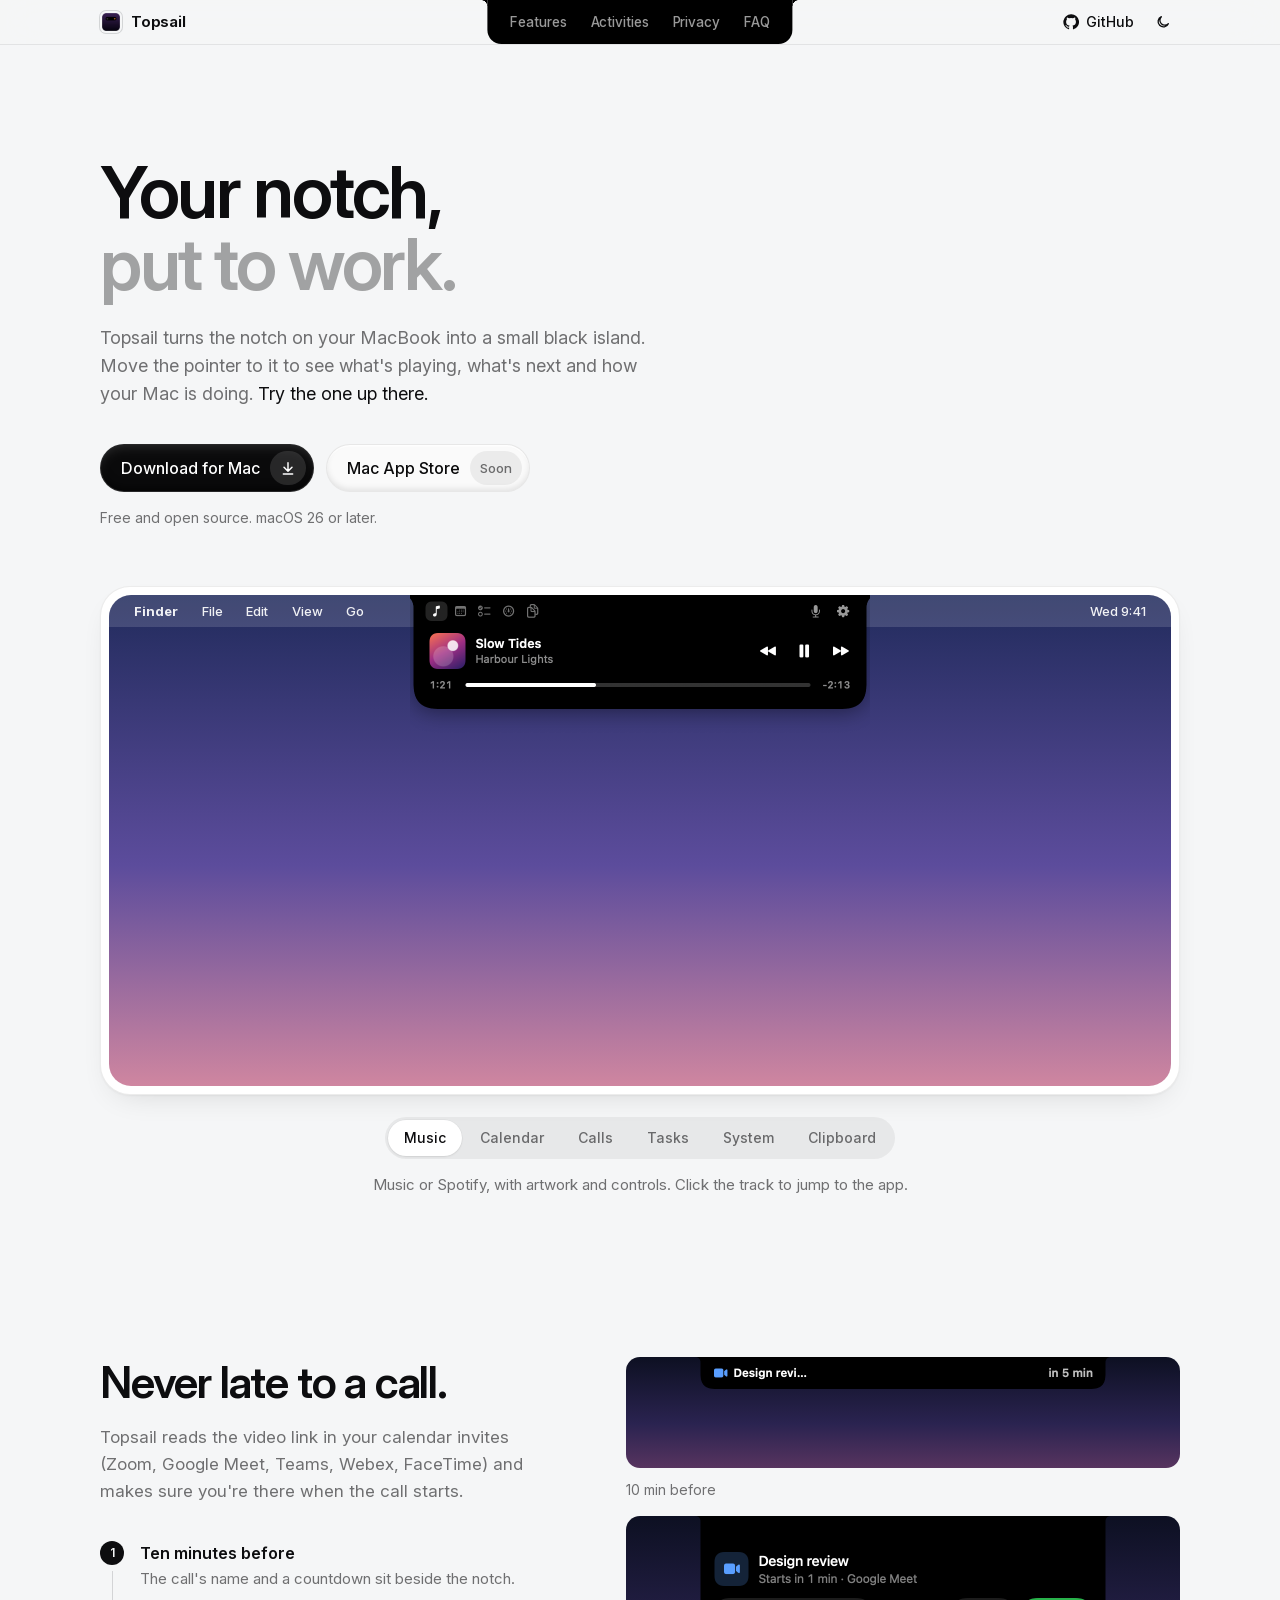
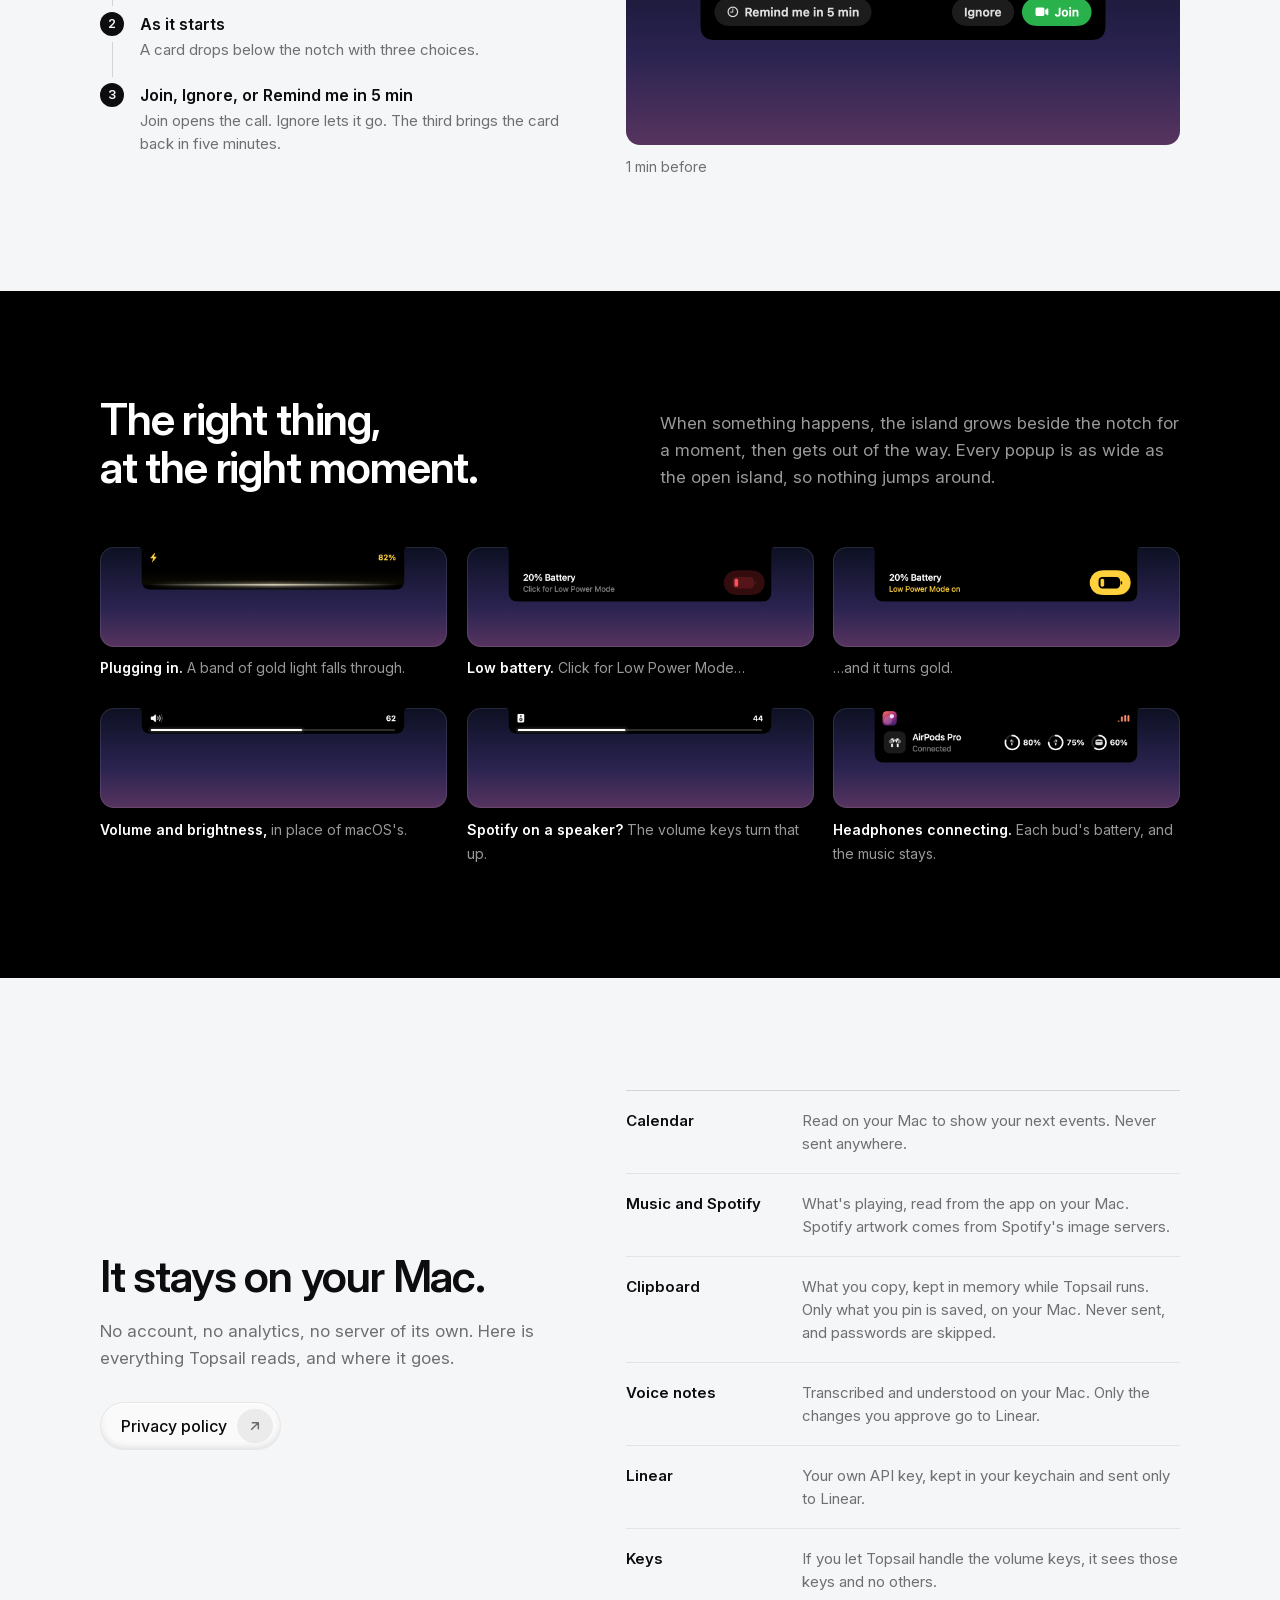
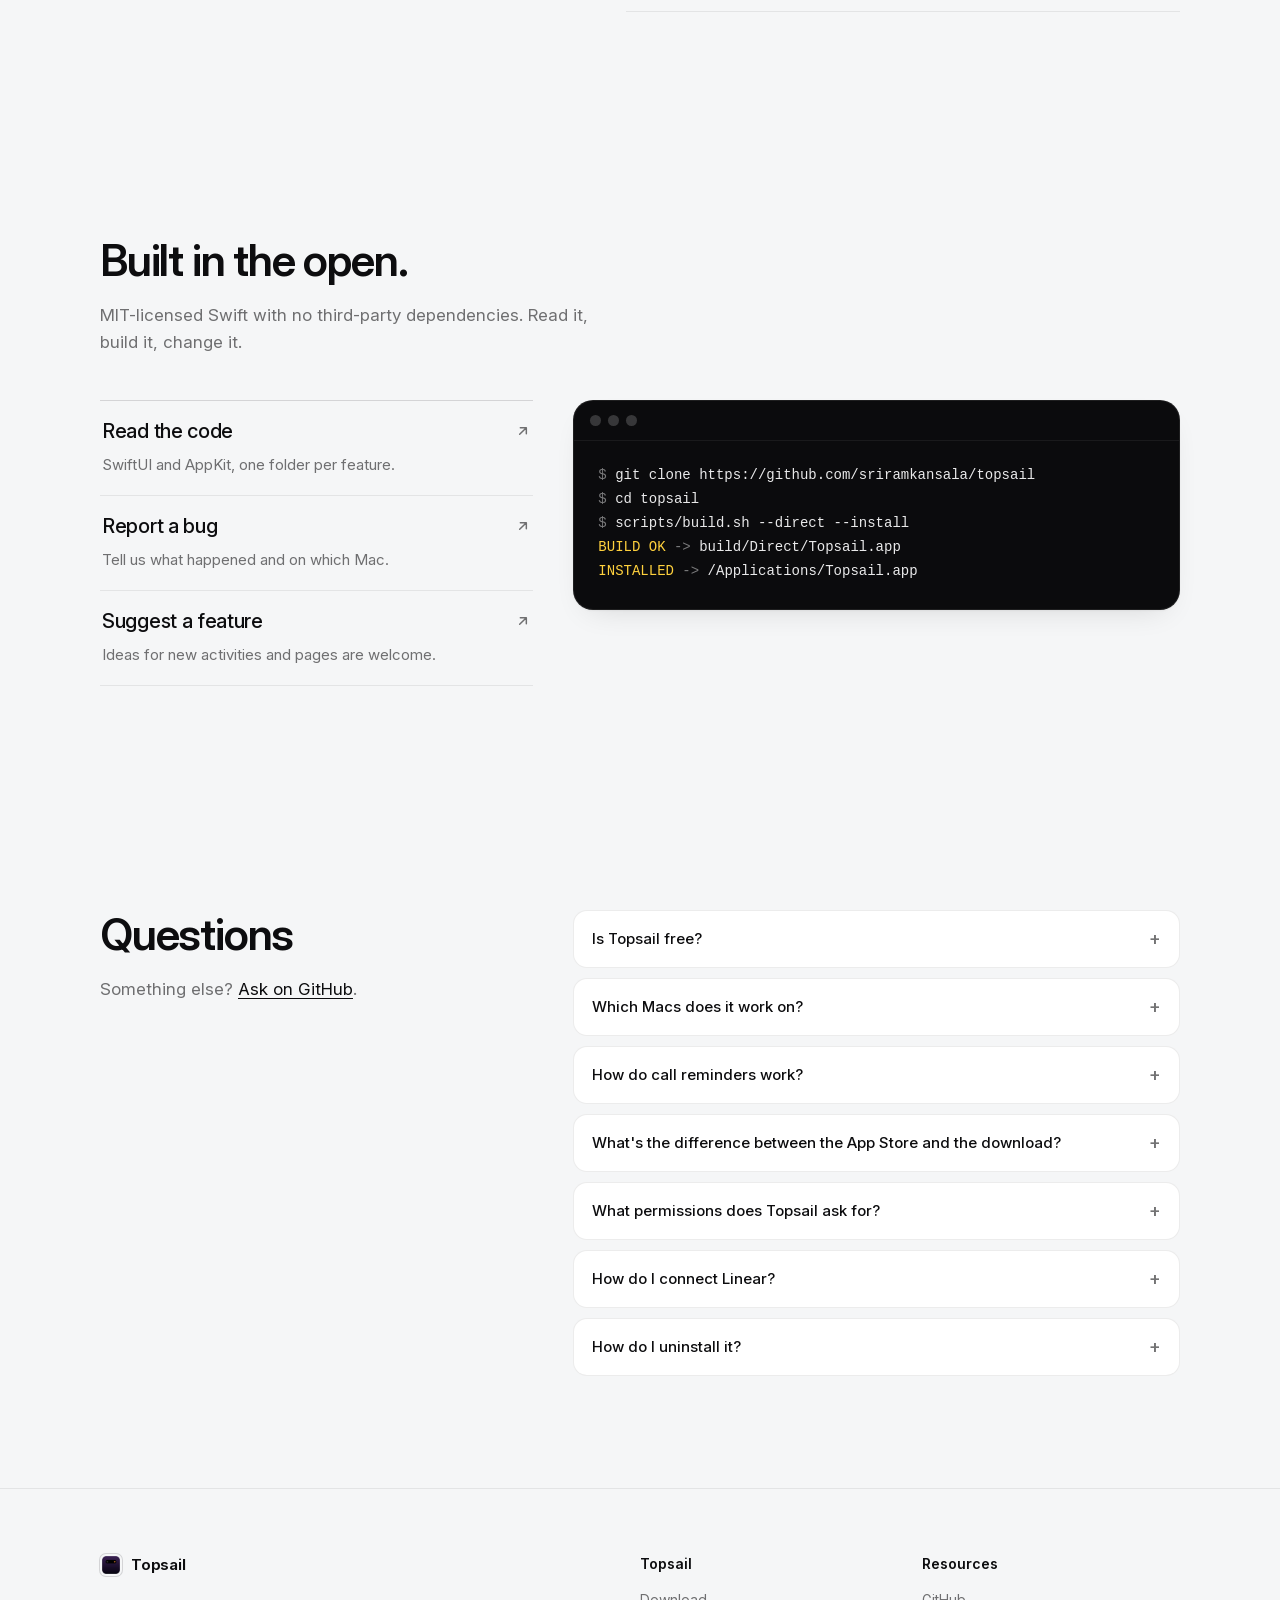
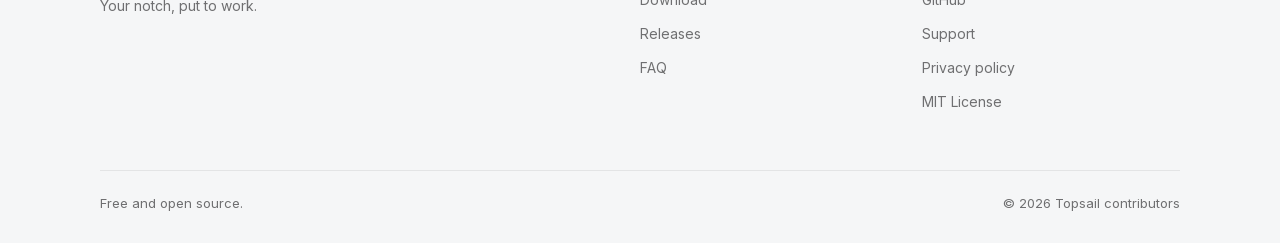
<file: website/index.html>
<!doctype html>
<html lang="en">
<head>
  <meta charset="utf-8">
  <meta name="viewport" content="width=device-width, initial-scale=1">
  <title>Topsail — your notch, put to work</title>
  <meta name="description" content="Topsail turns the MacBook notch into a small island that shows what's playing, what's next and what your Mac is doing. Free and open source.">
  <meta property="og:title" content="Topsail — your notch, put to work">
  <meta property="og:description" content="Music, calendar, tasks and live activities in your MacBook's notch. Free and open source.">
  <meta property="og:image" content="images/island-player.png">
  <meta name="theme-color" content="#f6f6f6" media="(prefers-color-scheme: light)">
  <meta name="theme-color" content="#111111" media="(prefers-color-scheme: dark)">
  <link rel="icon" type="image/png" href="favicon.png">
  <link rel="preload" href="fonts/inter-latin.woff2" as="font" type="font/woff2" crossorigin>
  <link rel="stylesheet" href="styles.css">
  <script>
    // Apply a saved theme before first paint, so the page never flashes the wrong one.
    try { const t = localStorage.getItem("theme"); if (t === "light" || t === "dark") document.documentElement.dataset.theme = t; } catch (e) {}
  </script>
</head>
<body>
  <svg width="0" height="0" style="position:absolute" aria-hidden="true">
    <defs>
      <symbol id="i-sun" viewBox="0 0 24 24" fill="none" stroke="currentColor" stroke-width="2" stroke-linecap="round"><circle cx="12" cy="12" r="4"/><path d="M12 2v2M12 20v2M2 12h2M20 12h2M4.9 4.9l1.4 1.4M17.7 17.7l1.4 1.4M4.9 19.1l1.4-1.4M17.7 6.3l1.4-1.4"/></symbol>
      <symbol id="i-moon" viewBox="0 0 24 24" fill="none" stroke="currentColor" stroke-width="2" stroke-linecap="round" stroke-linejoin="round"><path d="M20 14.5A8 8 0 1 1 9.5 4 6.5 6.5 0 0 0 20 14.5z"/></symbol>
      <symbol id="i-arrow" viewBox="0 0 24 24" fill="none" stroke="currentColor" stroke-width="2.2" stroke-linecap="round" stroke-linejoin="round"><path d="M7 17 17 7M8 7h9v9"/></symbol>
      <symbol id="i-down" viewBox="0 0 24 24" fill="none" stroke="currentColor" stroke-width="2.2" stroke-linecap="round" stroke-linejoin="round"><path d="M12 4v13M6 11l6 6 6-6M5 21h14"/></symbol>
      <symbol id="i-github" viewBox="0 0 24 24" fill="currentColor"><path d="M12 .5a11.5 11.5 0 0 0-3.64 22.41c.58.11.79-.25.79-.56v-2c-3.2.7-3.88-1.37-3.88-1.37-.52-1.33-1.28-1.69-1.28-1.69-1.05-.71.08-.7.08-.7 1.16.08 1.77 1.19 1.77 1.19 1.03 1.77 2.7 1.26 3.36.96.1-.75.4-1.26.73-1.55-2.55-.29-5.24-1.28-5.24-5.69 0-1.26.45-2.29 1.19-3.09-.12-.29-.52-1.46.11-3.05 0 0 .97-.31 3.17 1.18a11 11 0 0 1 5.77 0c2.2-1.49 3.17-1.18 3.17-1.18.63 1.59.23 2.76.11 3.05.74.8 1.19 1.83 1.19 3.09 0 4.42-2.7 5.4-5.26 5.68.41.36.78 1.06.78 2.14v3.17c0 .31.21.68.8.56A11.5 11.5 0 0 0 12 .5z"/></symbol>
    </defs>
  </svg>

  <!-- A menu bar with a notch. The notch holds the navigation, and under the pointer it opens
       the way Topsail's island does. -->
  <header class="menubar-header">
    <div class="bar">
      <a class="brand" href="./" aria-label="Topsail home"><img src="images/icon.png" alt="" width="22" height="22"><span>Topsail</span></a>

      <nav class="notch" aria-label="Primary">
        <div class="notch-row">
          <span class="notch-pill" aria-hidden="true"></span>
          <a href="#features">Features</a>
          <a href="#activities">Activities</a>
          <a href="#privacy">Privacy</a>
          <a href="#faq">FAQ</a>
        </div>
        <div class="notch-peek" aria-hidden="true">
          <div>
            <div class="peek">
              <span class="art"></span>
              <span class="meta">
                <b>Slow Tides</b>
                <span>Harbour Lights</span>
                <span class="progress"><i></i></span>
              </span>
              <span class="eq"><i></i><i></i><i></i><i></i></span>
            </div>
          </div>
        </div>
      </nav>

      <div class="bar-actions">
        <a class="status-item github" href="https://github.com/sriramkansala/topsail" data-stars>
          <svg aria-hidden="true"><use href="#i-github"/></svg><span data-stars-label>GitHub</span>
        </a>
        <button class="status-item theme-toggle" type="button" data-theme-toggle aria-label="Switch to dark mode">
          <svg class="sun" aria-hidden="true"><use href="#i-sun"/></svg>
          <svg class="moon" aria-hidden="true"><use href="#i-moon"/></svg>
        </button>
      </div>
    </div>
  </header>

  <main>
    <section class="hero">
      <div class="container">
        <h1>Your notch,<br><span>put to work.</span></h1>
        <p class="hero-lede">Topsail turns the notch on your MacBook into a small black island. Move the pointer to it to see what's playing, what's next and how your Mac is doing. <span class="try">Try the one up there.</span></p>

        <div class="cta">
          <a class="pill pill-dark" href="https://github.com/sriramkansala/topsail/releases/latest" data-download>
            Download for Mac
            <span class="tail"><svg aria-hidden="true"><use href="#i-down"/></svg></span>
          </a>
          <span class="pill pill-light" aria-disabled="true">
            Mac App Store
            <span class="tail">Soon</span>
          </span>
        </div>
        <p class="cta-note" data-download-note>Free and open source. macOS 26 or later.</p>
      </div>
    </section>

    <section class="demo" id="features" aria-label="What the island shows">
      <div class="container">
        <div class="demo-frame">
          <div class="screen screen-lg">
            <div class="menubar"><span class="left"><b>Finder</b><span>File</span><span>Edit</span><span>View</span><span>Go</span></span><span class="right"><span>Wed 9:41</span></span></div>
            <img class="island" data-demo-image src="images/island-player.png" alt="The Topsail island open below the notch, playing music" width="920" height="276">
          </div>
        </div>
        <div class="segmented" role="tablist" aria-label="Island pages">
          <button class="segment" role="tab" aria-selected="true" data-demo="player">Music</button>
          <button class="segment" role="tab" aria-selected="false" data-demo="calendar">Calendar</button>
          <button class="segment" role="tab" aria-selected="false" data-demo="reminder">Calls</button>
          <button class="segment" role="tab" aria-selected="false" data-demo="tasks">Tasks</button>
          <button class="segment" role="tab" aria-selected="false" data-demo="system">System</button>
          <button class="segment" role="tab" aria-selected="false" data-demo="clipboard">Clipboard</button>
        </div>
        <p class="demo-caption" data-demo-caption>Music or Spotify, with artwork and controls. Click the track to jump to the app.</p>
      </div>
    </section>

    <section class="section" id="calls" aria-labelledby="calls-title">
      <div class="container split">
        <div>
          <h2 class="title" id="calls-title">Never late to a call.</h2>
          <p class="lede">Topsail reads the video link in your calendar invites (Zoom, Google Meet, Teams, Webex, FaceTime) and makes sure you're there when the call starts.</p>
          <ol class="timeline">
            <li><b>Ten minutes before</b><span>The call's name and a countdown sit beside the notch.</span></li>
            <li><b>As it starts</b><span>A card drops below the notch with three choices.</span></li>
            <li><b>Join, Ignore, or Remind me in 5 min</b><span>Join opens the call. Ignore lets it go. The third brings the card back in five minutes.</span></li>
          </ol>
        </div>
        <div class="split-media">
          <figure>
            <div class="screen dusk strip"><img class="island" src="images/island-meeting.png" alt="Beside the notch: Design review, in 5 min" loading="lazy" width="920" height="112"></div>
            <figcaption>10 min before</figcaption>
          </figure>
          <figure>
            <div class="screen dusk card"><img class="island" src="images/island-reminder.png" alt="A card below the notch: Design review, starts in 1 min on Google Meet, with Remind me in 5 min, Ignore and Join" loading="lazy" width="920" height="296"></div>
            <figcaption>1 min before</figcaption>
          </figure>
        </div>
      </div>
    </section>

    <section class="band" id="activities" aria-labelledby="activities-title">
      <div class="container">
        <div class="band-head">
          <h2 class="title" id="activities-title">The right thing,<br>at the right moment.</h2>
          <p>When something happens, the island grows beside the notch for a moment, then gets out of the way. Every popup is as wide as the open island, so nothing jumps around.</p>
        </div>

        <div class="stage-grid">
          <figure><div class="screen dusk"><img class="island" src="images/island-charging.png" alt="Charging: a gold line under the notch with the battery level" loading="lazy" width="920" height="180"></div><figcaption><b>Plugging in.</b> A band of gold light falls through.</figcaption></figure>
          <figure><div class="screen dusk"><img class="island" src="images/island-low-battery.png" alt="20% battery, click for Low Power Mode" loading="lazy" width="920" height="216"></div><figcaption><b>Low battery.</b> Click for Low Power Mode…</figcaption></figure>
          <figure><div class="screen dusk"><img class="island" src="images/island-low-power.png" alt="Low Power Mode on, in gold" loading="lazy" width="920" height="216"></div><figcaption>…and it turns gold.</figcaption></figure>
          <figure><div class="screen dusk"><img class="island" src="images/island-volume.png" alt="Volume at 62" loading="lazy" width="920" height="128"></div><figcaption><b>Volume and brightness,</b> in place of macOS's.</figcaption></figure>
          <figure><div class="screen dusk"><img class="island" src="images/island-speaker.png" alt="A speaker at 44" loading="lazy" width="920" height="128"></div><figcaption><b>Spotify on a speaker?</b> The volume keys turn that up.</figcaption></figure>
          <figure><div class="screen dusk"><img class="island" src="images/island-airpods.png" alt="A card below the notch: AirPods Pro connected, left 80%, right 75%, case 60%, with the playing track still beside the notch" loading="lazy" width="920" height="216"></div><figcaption><b>Headphones connecting.</b> Each bud's battery, and the music stays.</figcaption></figure>
        </div>
      </div>
    </section>

    <section class="section" id="privacy" aria-labelledby="privacy-title">
      <div class="container split">
        <div>
          <h2 class="title" id="privacy-title">It stays on your Mac.</h2>
          <p class="lede">No account, no analytics, no server of its own. Here is everything Topsail reads, and where it goes.</p>
          <a class="pill pill-light" href="privacy.html">Privacy policy <span class="tail"><svg aria-hidden="true"><use href="#i-arrow"/></svg></span></a>
        </div>
        <dl class="ledger">
          <div><dt>Calendar</dt><dd>Read on your Mac to show your next events. Never sent anywhere.</dd></div>
          <div><dt>Music and Spotify</dt><dd>What's playing, read from the app on your Mac. Spotify artwork comes from Spotify's image servers.</dd></div>
          <div><dt>Clipboard</dt><dd>What you copy, kept in memory while Topsail runs. Only what you pin is saved, on your Mac. Never sent, and passwords are skipped.</dd></div>
          <div><dt>Voice notes</dt><dd>Transcribed and understood on your Mac. Only the changes you approve go to Linear.</dd></div>
          <div><dt>Linear</dt><dd>Your own API key, kept in your keychain and sent only to Linear.</dd></div>
          <div><dt>Keys</dt><dd>If you let Topsail handle the volume keys, it sees those keys and no others.</dd></div>
        </dl>
      </div>
    </section>

    <section class="section" id="open-source" aria-labelledby="open-title">
      <div class="container">
        <h2 class="title" id="open-title">Built in the open.</h2>
        <p class="lede">MIT-licensed Swift with no third-party dependencies. Read it, build it, change it.</p>
        <div class="open-grid">
          <div class="rows">
            <div class="row"><a href="https://github.com/sriramkansala/topsail">Read the code <svg aria-hidden="true"><use href="#i-arrow"/></svg></a><p>SwiftUI and AppKit, one folder per feature.</p></div>
            <div class="row"><a href="https://github.com/sriramkansala/topsail/issues/new">Report a bug <svg aria-hidden="true"><use href="#i-arrow"/></svg></a><p>Tell us what happened and on which Mac.</p></div>
            <div class="row"><a href="https://github.com/sriramkansala/topsail/issues">Suggest a feature <svg aria-hidden="true"><use href="#i-arrow"/></svg></a><p>Ideas for new activities and pages are welcome.</p></div>
          </div>
          <div class="terminal" aria-label="Building Topsail from source">
            <div class="bar" aria-hidden="true"><i></i><i></i><i></i></div>
<pre><span class="dim">$</span> git clone https://github.com/sriramkansala/topsail
<span class="dim">$</span> cd topsail
<span class="dim">$</span> scripts/build.sh --direct --install
<span class="ok">BUILD OK</span> <span class="dim">-&gt;</span> build/Direct/Topsail.app
<span class="ok">INSTALLED</span> <span class="dim">-&gt;</span> /Applications/Topsail.app</pre>
          </div>
        </div>
      </div>
    </section>

    <section class="section" id="faq" aria-labelledby="faq-title">
      <div class="container faq-grid">
        <div>
          <h2 class="title" id="faq-title">Questions</h2>
          <p class="lede">Something else? <a href="https://github.com/sriramkansala/topsail/issues">Ask on GitHub</a>.</p>
        </div>
        <div class="faq-list">
          <details>
            <summary>Is Topsail free?</summary>
            <div class="answer"><p>Yes. No in-app purchases, no account and no ads. The source is MIT-licensed.</p></div>
          </details>
          <details>
            <summary>Which Macs does it work on?</summary>
            <div class="answer"><p>Any Mac on macOS 26 or later. It's made for MacBooks with a notch; on other displays the island sits at the top centre of the menu bar. Voice notes need a Mac with Apple Intelligence.</p></div>
          </details>
          <details>
            <summary>How do call reminders work?</summary>
            <div class="answer"><p>Topsail looks for a Zoom, Meet, Teams, Webex or FaceTime link in each event of the Calendar app. A minute before such a call it asks: Join, Ignore, or Remind me in 5 min. Turn it off in Settings › Live activities › Meeting reminders.</p></div>
          </details>
          <details>
            <summary>What's the difference between the App Store and the download?</summary>
            <div class="answer"><p>They're the same app. The download can also take over the brightness keys, read live power figures from the battery, and switch Low Power Mode on in one click through a small helper you allow once. The App Store version opens Battery settings for that instead.</p></div>
          </details>
          <details>
            <summary>What permissions does Topsail ask for?</summary>
            <div class="answer"><p>Each one the first time a feature needs it: Calendars for your events, Automation to read and control Music or Spotify, Input Monitoring and Accessibility to handle the volume keys, and the microphone for voice notes. Everything else works without them.</p></div>
          </details>
          <details>
            <summary>How do I connect Linear?</summary>
            <div class="answer"><p>Create a personal API key in Linear (Settings › Security &amp; access) and paste it into Topsail's Settings. Topsail checks it with Linear and keeps it in your keychain.</p></div>
          </details>
          <details>
            <summary>How do I uninstall it?</summary>
            <div class="answer"><p>Quit Topsail from its menu bar icon and move it to the Trash. If you used one-click Low Power Mode in the download version, also turn off its helper in System Settings › General › Login Items.</p></div>
          </details>
        </div>
      </div>
    </section>
  </main>

  <footer class="site-footer">
    <div class="container">
      <div class="footer-cols">
        <div class="footer-brand">
          <a class="brand" href="./"><img src="images/icon.png" alt="" width="22" height="22"><span>Topsail</span></a>
          <p>Your notch, put to work.</p>
        </div>
        <div>
          <h2>Topsail</h2>
          <ul>
            <li><a href="https://github.com/sriramkansala/topsail/releases/latest" data-download>Download</a></li>
            <li><a href="https://github.com/sriramkansala/topsail/releases">Releases</a></li>
            <li><a href="#faq">FAQ</a></li>
          </ul>
        </div>
        <div>
          <h2>Resources</h2>
          <ul>
            <li><a href="https://github.com/sriramkansala/topsail">GitHub</a></li>
            <li><a href="https://github.com/sriramkansala/topsail/issues">Support</a></li>
            <li><a href="privacy.html">Privacy policy</a></li>
            <li><a href="https://github.com/sriramkansala/topsail/blob/main/LICENSE">MIT License</a></li>
          </ul>
        </div>
      </div>
      <div class="footer-bottom">
        <span>Free and open source.</span>
        <span>© 2026 Topsail contributors</span>
      </div>
    </div>
  </footer>

  <script src="main.js" defer></script>
</body>
</html>
</file>
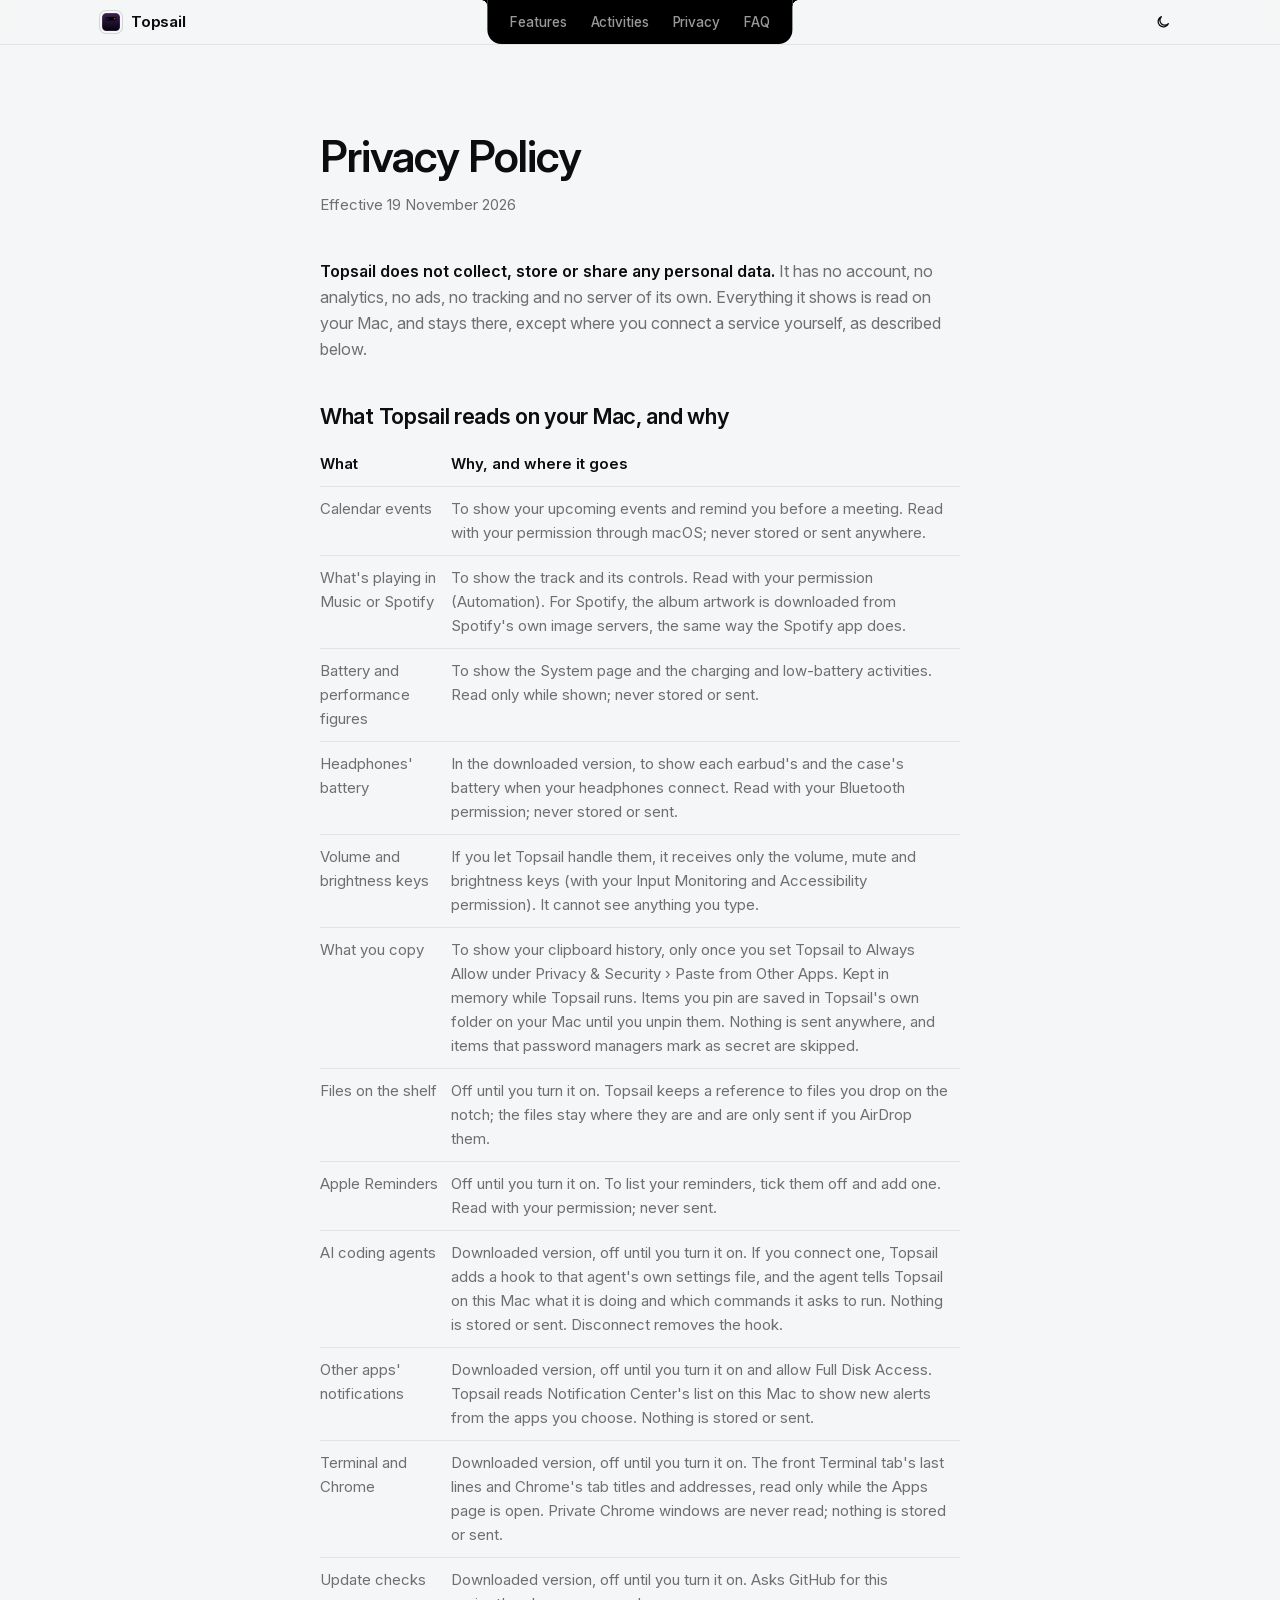
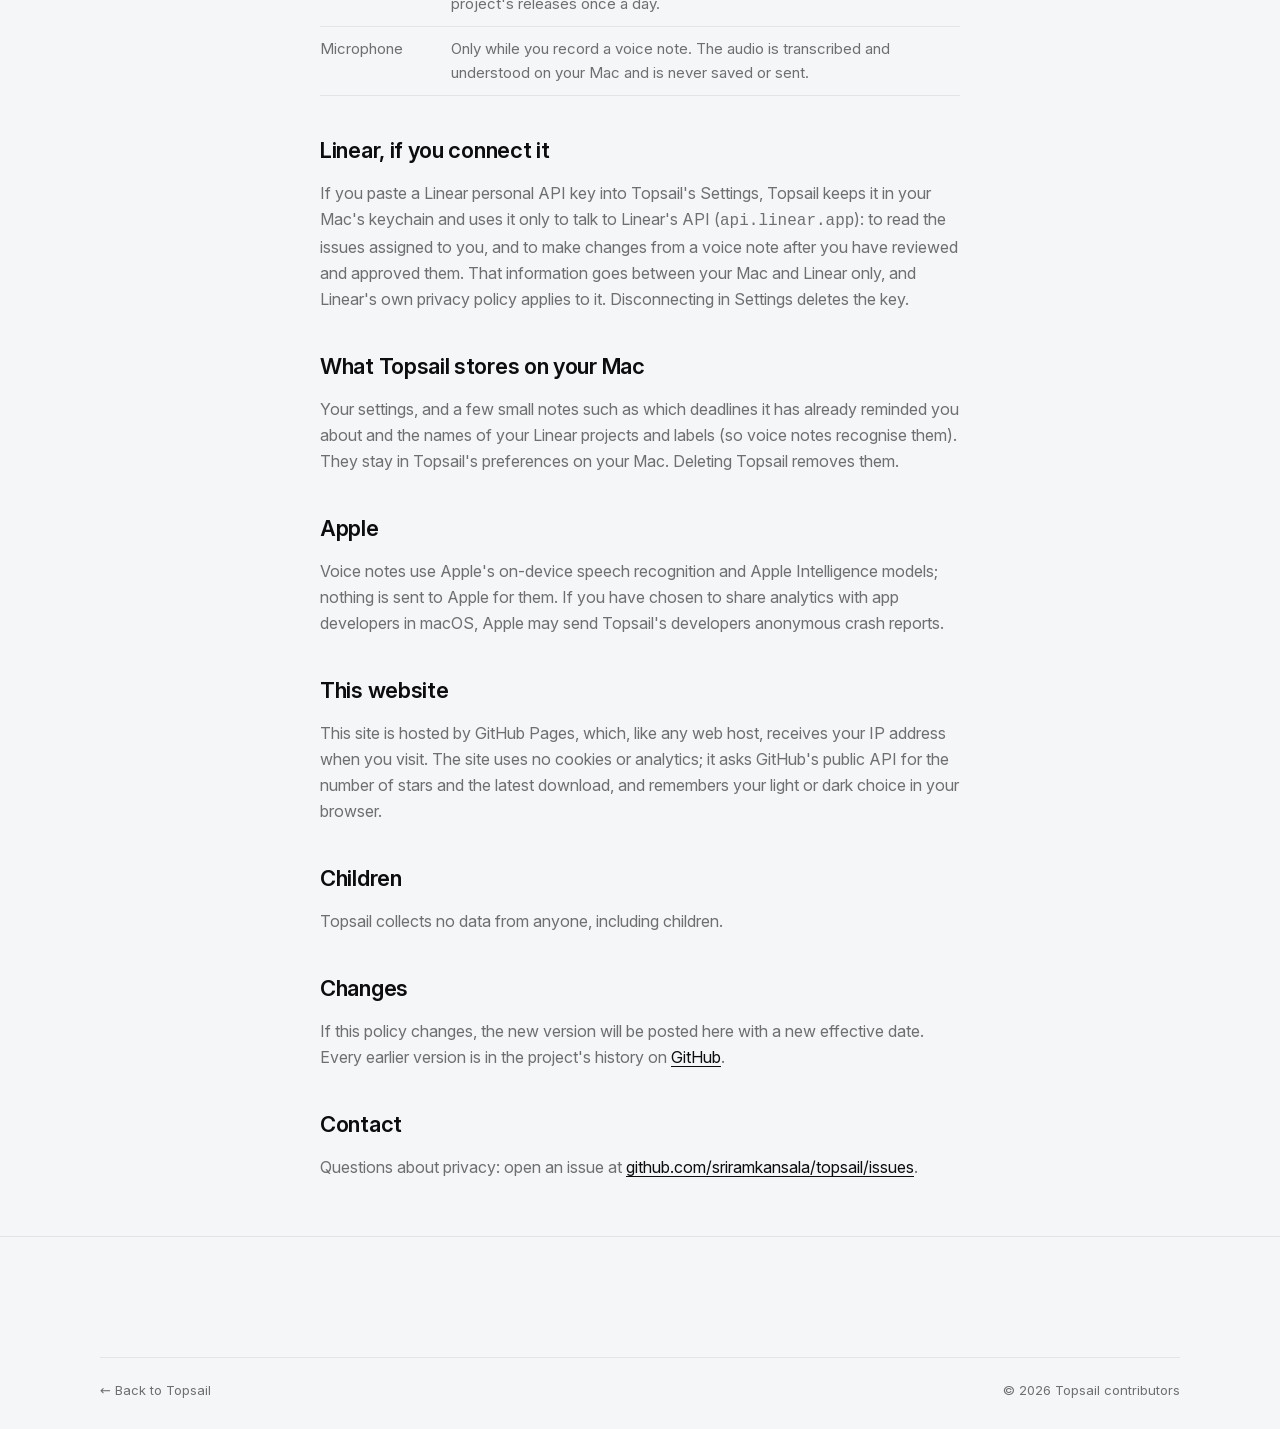
<file: website/privacy.html>
<!doctype html>
<html lang="en">
<head>
  <meta charset="utf-8">
  <meta name="viewport" content="width=device-width, initial-scale=1">
  <title>Privacy Policy — Topsail</title>
  <meta name="description" content="Topsail collects no personal data. What it reads on your Mac, why, and where anything goes.">
  <link rel="icon" type="image/png" href="favicon.png">
  <link rel="preload" href="fonts/inter-latin.woff2" as="font" type="font/woff2" crossorigin>
  <link rel="stylesheet" href="styles.css">
  <script>
    try { const t = localStorage.getItem("theme"); if (t === "light" || t === "dark") document.documentElement.dataset.theme = t; } catch (e) {}
  </script>
</head>
<body>
  <svg width="0" height="0" style="position:absolute" aria-hidden="true">
    <defs>
      <symbol id="i-sun" viewBox="0 0 24 24" fill="none" stroke="currentColor" stroke-width="2" stroke-linecap="round"><circle cx="12" cy="12" r="4"/><path d="M12 2v2M12 20v2M2 12h2M20 12h2M4.9 4.9l1.4 1.4M17.7 17.7l1.4 1.4M4.9 19.1l1.4-1.4M17.7 6.3l1.4-1.4"/></symbol>
      <symbol id="i-moon" viewBox="0 0 24 24" fill="none" stroke="currentColor" stroke-width="2" stroke-linecap="round" stroke-linejoin="round"><path d="M20 14.5A8 8 0 1 1 9.5 4 6.5 6.5 0 0 0 20 14.5z"/></symbol>
    </defs>
  </svg>

  <header class="menubar-header">
    <div class="bar">
      <a class="brand" href="./" aria-label="Topsail home"><img src="images/icon.png" alt="" width="22" height="22"><span>Topsail</span></a>
      <nav class="notch" aria-label="Primary">
        <div class="notch-row">
          <span class="notch-pill" aria-hidden="true"></span>
          <a href="./#features">Features</a>
          <a href="./#activities">Activities</a>
          <a href="./#privacy">Privacy</a>
          <a href="./#faq">FAQ</a>
        </div>
      </nav>
      <div class="bar-actions">
        <button class="status-item theme-toggle" type="button" data-theme-toggle aria-label="Switch to dark mode">
          <svg class="sun" aria-hidden="true"><use href="#i-sun"/></svg>
          <svg class="moon" aria-hidden="true"><use href="#i-moon"/></svg>
        </button>
      </div>
    </div>
  </header>

  <main class="doc">
    <h1>Privacy Policy</h1>
    <p class="updated">Effective 19 November 2026</p>

    <p><strong>Topsail does not collect, store or share any personal data.</strong> It has no account,
    no analytics, no ads, no tracking and no server of its own. Everything it shows is read on your
    Mac, and stays there, except where you connect a service yourself, as described below.</p>

    <h2>What Topsail reads on your Mac, and why</h2>
    <table>
      <thead><tr><th>What</th><th>Why, and where it goes</th></tr></thead>
      <tbody>
        <tr><td>Calendar events</td><td>To show your upcoming events and remind you before a meeting. Read with your permission through macOS; never stored or sent anywhere.</td></tr>
        <tr><td>What's playing in Music or Spotify</td><td>To show the track and its controls. Read with your permission (Automation). For Spotify, the album artwork is downloaded from Spotify's own image servers, the same way the Spotify app does.</td></tr>
        <tr><td>Battery and performance figures</td><td>To show the System page and the charging and low-battery activities. Read only while shown; never stored or sent.</td></tr>
        <tr><td>Headphones' battery</td><td>In the downloaded version, to show each earbud's and the case's battery when your headphones connect. Read with your Bluetooth permission; never stored or sent.</td></tr>
        <tr><td>Volume and brightness keys</td><td>If you let Topsail handle them, it receives only the volume, mute and brightness keys (with your Input Monitoring and Accessibility permission). It cannot see anything you type.</td></tr>
        <tr><td>What you copy</td><td>To show your clipboard history, only once you set Topsail to Always Allow under Privacy &amp; Security › Paste from Other Apps. Kept in memory while Topsail runs. Items you pin are saved in Topsail's own folder on your Mac until you unpin them. Nothing is sent anywhere, and items that password managers mark as secret are skipped.</td></tr>
        <tr><td>Files on the shelf</td><td>Off until you turn it on. Topsail keeps a reference to files you drop on the notch; the files stay where they are and are only sent if you AirDrop them.</td></tr>
        <tr><td>Apple Reminders</td><td>Off until you turn it on. To list your reminders, tick them off and add one. Read with your permission; never sent.</td></tr>
        <tr><td>AI coding agents</td><td>Downloaded version, off until you turn it on. If you connect one, Topsail adds a hook to that agent's own settings file, and the agent tells Topsail on this Mac what it is doing and which commands it asks to run. Nothing is stored or sent. Disconnect removes the hook.</td></tr>
        <tr><td>Other apps' notifications</td><td>Downloaded version, off until you turn it on and allow Full Disk Access. Topsail reads Notification Center's list on this Mac to show new alerts from the apps you choose. Nothing is stored or sent.</td></tr>
        <tr><td>Terminal and Chrome</td><td>Downloaded version, off until you turn it on. The front Terminal tab's last lines and Chrome's tab titles and addresses, read only while the Apps page is open. Private Chrome windows are never read; nothing is stored or sent.</td></tr>
        <tr><td>Update checks</td><td>Downloaded version, off until you turn it on. Asks GitHub for this project's releases once a day.</td></tr>
        <tr><td>Microphone</td><td>Only while you record a voice note. The audio is transcribed and understood on your Mac and is never saved or sent.</td></tr>
      </tbody>
    </table>

    <h2>Linear, if you connect it</h2>
    <p>If you paste a Linear personal API key into Topsail's Settings, Topsail keeps it in your Mac's
    keychain and uses it only to talk to Linear's API (<code>api.linear.app</code>): to read the
    issues assigned to you, and to make changes from a voice note after you have reviewed and
    approved them. That information goes between your Mac and Linear only, and Linear's own
    privacy policy applies to it. Disconnecting in Settings deletes the key.</p>

    <h2>What Topsail stores on your Mac</h2>
    <p>Your settings, and a few small notes such as which deadlines it has already reminded you
    about and the names of your Linear projects and labels (so voice notes recognise them). They
    stay in Topsail's preferences on your Mac. Deleting Topsail removes them.</p>

    <h2>Apple</h2>
    <p>Voice notes use Apple's on-device speech recognition and Apple Intelligence models; nothing
    is sent to Apple for them. If you have chosen to share analytics with app developers in macOS,
    Apple may send Topsail's developers anonymous crash reports.</p>

    <h2>This website</h2>
    <p>This site is hosted by GitHub Pages, which, like any web host, receives your IP address when
    you visit. The site uses no cookies or analytics; it asks GitHub's public API for the number of
    stars and the latest download, and remembers your light or dark choice in your browser.</p>

    <h2>Children</h2>
    <p>Topsail collects no data from anyone, including children.</p>

    <h2>Changes</h2>
    <p>If this policy changes, the new version will be posted here with a new effective date. Every
    earlier version is in the project's history on <a href="https://github.com/sriramkansala/topsail/commits/main/website/privacy.html">GitHub</a>.</p>

    <h2>Contact</h2>
    <p>Questions about privacy: open an issue at
    <a href="https://github.com/sriramkansala/topsail/issues">github.com/sriramkansala/topsail/issues</a>.</p>
  </main>

  <footer class="site-footer">
    <div class="container">
      <div class="footer-bottom">
        <a href="./">← Back to Topsail</a>
        <span>© 2026 Topsail contributors</span>
      </div>
    </div>
  </footer>

  <script src="main.js" defer></script>
</body>
</html>
</file>
<file: website/styles.css>
/* Topsail website. Tokens first; light or dark by the system setting, or by the switch in the
   menu bar. */

/* Inter (SIL Open Font License, fonts/Inter-OFL.txt), served from this site: no font requests
   to anyone else. */
@font-face {
  font-family: "Inter";
  font-style: normal;
  font-weight: 400 700;
  font-display: swap;
  src: url("fonts/inter-latin.woff2") format("woff2");
}

:root {
  --bg: oklch(0.972 0.002 286);
  --surface: #ffffff;
  --panel: oklch(0.95 0.002 286);
  --fg: oklch(0.16 0.004 286);
  --muted: oklch(0.16 0.004 286 / 0.58);
  --faint: oklch(0.16 0.004 286 / 0.36);
  --line: oklch(0.16 0.004 286 / 0.08);
  --line-strong: oklch(0.16 0.004 286 / 0.14);
  --chip: oklch(0.16 0.004 286 / 0.06);
  --button-dark-bg: #0a0a0b;
  --button-dark-fg: #ffffff;
  --button-light-bg: #fafafa;
  --button-light-fg: #0a0a0b;
  --bar-bg: oklch(0.972 0.002 286 / 0.78);
  --segment-on: #ffffff;
  --gold: #ffd13d;
  --radius-panel: 20px;
  --radius-card: 16px;
  --max: 1160px;
  --gutter: 40px;
  --display: "Inter", system-ui, -apple-system, sans-serif;
  --shadow-card: 0 1px 2px oklch(0 0 0 / 0.04), 0 12px 32px -16px oklch(0 0 0 / 0.16);
  /* Topsail's own curve (Motion.easeOut): fast departure, long settle. */
  --ease: cubic-bezier(0.32, 0.72, 0, 1);
  color-scheme: light;
}

@media (prefers-color-scheme: dark) {
  :root:not([data-theme="light"]) {
    --bg: oklch(0.145 0.003 286);
    --surface: oklch(0.185 0.003 286);
    --panel: oklch(0.21 0.003 286);
    --fg: oklch(0.965 0 0);
    --muted: oklch(0.965 0 0 / 0.6);
    --faint: oklch(0.965 0 0 / 0.38);
    --line: oklch(1 0 0 / 0.08);
    --line-strong: oklch(1 0 0 / 0.14);
    --chip: oklch(1 0 0 / 0.08);
    --button-dark-bg: #f4f4f5;
    --button-dark-fg: #0a0a0b;
    --button-light-bg: oklch(0.23 0.003 286);
    --button-light-fg: #f4f4f5;
    --bar-bg: oklch(0.145 0.003 286 / 0.78);
    --segment-on: oklch(0.3 0.003 286);
    --shadow-card: 0 1px 2px oklch(0 0 0 / 0.3), 0 12px 32px -16px oklch(0 0 0 / 0.7);
    color-scheme: dark;
  }
}

:root[data-theme="dark"] {
  --bg: oklch(0.145 0.003 286);
  --surface: oklch(0.185 0.003 286);
  --panel: oklch(0.21 0.003 286);
  --fg: oklch(0.965 0 0);
  --muted: oklch(0.965 0 0 / 0.6);
  --faint: oklch(0.965 0 0 / 0.38);
  --line: oklch(1 0 0 / 0.08);
  --line-strong: oklch(1 0 0 / 0.14);
  --chip: oklch(1 0 0 / 0.08);
  --button-dark-bg: #f4f4f5;
  --button-dark-fg: #0a0a0b;
  --button-light-bg: oklch(0.23 0.003 286);
  --button-light-fg: #f4f4f5;
  --bar-bg: oklch(0.145 0.003 286 / 0.78);
  --segment-on: oklch(0.3 0.003 286);
  --shadow-card: 0 1px 2px oklch(0 0 0 / 0.3), 0 12px 32px -16px oklch(0 0 0 / 0.7);
  color-scheme: dark;
}

/* Base */

*, *::before, *::after { box-sizing: border-box; }

html { scroll-behavior: smooth; scroll-padding-top: 72px; }

body {
  margin: 0;
  background: var(--bg);
  color: var(--fg);
  font-family: var(--display);
  font-size: 16px;
  line-height: 24px;
  font-optical-sizing: auto;
  -webkit-font-smoothing: antialiased;
  text-rendering: optimizeLegibility;
  transition: background-color 0.3s ease, color 0.3s ease;
}

img { display: block; max-width: 100%; height: auto; }
a { color: inherit; text-decoration: none; }
button { font: inherit; color: inherit; }
:focus-visible { outline: 2px solid #4f7cff; outline-offset: 3px; border-radius: 8px; }

.container {
  width: 100%;
  max-width: var(--max);
  margin: 0 auto;
  padding: 0 var(--gutter);
}

/* The menu bar: brand on the left, status items on the right, the notch in the middle. */

.menubar-header {
  position: sticky;
  top: 0;
  z-index: 50;
  height: 44px;
  background: var(--bar-bg);
  backdrop-filter: saturate(1.8) blur(20px);
  -webkit-backdrop-filter: saturate(1.8) blur(20px);
  box-shadow: 0 1px 0 var(--line);
}

.menubar-header .bar {
  position: relative;
  display: flex;
  align-items: center;
  justify-content: space-between;
  height: 100%;
  max-width: var(--max);
  margin: 0 auto;
  padding: 0 var(--gutter);
}

.brand { display: inline-flex; align-items: center; gap: 9px; font-size: 15px; font-weight: 650; letter-spacing: -0.2px; }
.brand img { width: 22px; height: 22px; border-radius: 6px; box-shadow: 0 0 0 1px var(--line-strong); }

.bar-actions { display: flex; align-items: center; gap: 2px; }

.status-item {
  display: inline-flex;
  align-items: center;
  gap: 7px;
  height: 30px;
  padding: 0 10px;
  border: 0;
  border-radius: 8px;
  background: transparent;
  font-size: 14px;
  font-weight: 500;
  cursor: pointer;
  transition: background-color 0.2s ease;
}
.status-item:hover { background: var(--chip); }
.status-item svg { width: 16px; height: 16px; }

/* The light / dark switch shows where a click takes you. */
.theme-toggle { width: 34px; padding: 0; justify-content: center; }
.theme-toggle .sun { display: none; }
:root[data-theme="dark"] .theme-toggle .sun { display: block; }
:root[data-theme="dark"] .theme-toggle .moon { display: none; }
@media (prefers-color-scheme: dark) {
  :root:not([data-theme="light"]) .theme-toggle .sun { display: block; }
  :root:not([data-theme="light"]) .theme-toggle .moon { display: none; }
}

/* The notch. Black, hanging from the top edge, its top corners curving out into the bezel and
   its bottom corners round, as in Topsail (6 and 14 closed, 14 and 24 open). Hover it and it grows
   into the island, the page underneath following in a short cascade. */

@property --ear { syntax: "<length>"; inherits: true; initial-value: 6px; }
@property --foot { syntax: "<length>"; inherits: true; initial-value: 14px; }

.notch {
  --ear: 6px;
  --foot: 14px;
  position: absolute;
  top: 0;
  left: 50%;
  translate: -50% 0;
  padding: 0 12px;
  background: #000;
  color: #fff;
  border-radius: 0 0 var(--foot) var(--foot);
  transition: padding 0.45s var(--ease), --ear 0.45s var(--ease), --foot 0.45s var(--ease),
              box-shadow 0.45s var(--ease);
  transition-delay: 0.15s;
}

.notch::before,
.notch::after {
  content: "";
  position: absolute;
  top: 0;
  width: var(--ear);
  height: var(--ear);
}
.notch::before { right: 100%; background: radial-gradient(circle at 0 100%, transparent calc(var(--ear) - 0.5px), #000 var(--ear)); }
.notch::after { left: 100%; background: radial-gradient(circle at 100% 100%, transparent calc(var(--ear) - 0.5px), #000 var(--ear)); }

/* In the dark, a hairline keeps the black island apart from the page. */
:root[data-theme="dark"] .notch { box-shadow: 0 0 0 1px oklch(1 0 0 / 0.07); }
@media (prefers-color-scheme: dark) {
  :root:not([data-theme="light"]) .notch { box-shadow: 0 0 0 1px oklch(1 0 0 / 0.07); }
}

.notch-row {
  position: relative;
  display: flex;
  align-items: center;
  justify-content: center;
  gap: 2px;
  height: 44px;
}
.notch-row a {
  position: relative;
  z-index: 1;
  padding: 5px 11px;
  border-radius: 8px;
  font-size: 13.5px;
  font-weight: 500;
  letter-spacing: -0.1px;
  color: oklch(1 0 0 / 0.6);
  transition: color 0.2s ease;
}
.notch-row a:hover,
.notch-row a[aria-current="true"] { color: #fff; }

/* The section you're reading: one pill that travels between links, like the island's page tabs. */
.notch-pill {
  position: absolute;
  left: 0;
  top: 8px;
  height: 28px;
  width: var(--pill-w, 0px);
  translate: var(--pill-x, 0px) 0;
  border-radius: 8px;
  background: oklch(1 0 0 / 0.14);
  opacity: var(--pill-o, 0);
  transition: translate 0.4s var(--ease), width 0.4s var(--ease), opacity 0.25s ease;
}

/* What the open island shows: the track playing. */
.notch-peek {
  display: grid;
  grid-template-rows: 0fr;
  transition: grid-template-rows 0.45s var(--ease);
  transition-delay: 0.15s;
}
.notch-peek > div { min-height: 0; overflow: hidden; }

.peek {
  display: flex;
  align-items: center;
  gap: 12px;
  padding: 2px 10px 16px;
  opacity: 0;
  filter: blur(6px);
  translate: 0 4px;
  transition: opacity 0.12s ease, filter 0.12s ease, translate 0.12s ease;
}
.peek .art {
  flex: none;
  width: 40px;
  height: 40px;
  border-radius: 10px;
  background:
    radial-gradient(circle at 72% 30%, oklch(1 0 0 / 0.85) 0 15%, transparent 16%),
    radial-gradient(circle at 36% 62%, oklch(1 0 0 / 0.18) 0 34%, transparent 35%),
    linear-gradient(150deg, #fa7352, #9e2e85 55%, #291f66);
}
.peek .meta { flex: 1; display: grid; gap: 1px; min-width: 0; }
.peek .meta b { font-size: 13.5px; font-weight: 600; line-height: 18px; }
.peek .meta > span:not(.progress) { font-size: 12.5px; line-height: 16px; color: oklch(1 0 0 / 0.55); }
.peek .progress { display: block; height: 3px; margin-top: 6px; border-radius: 3px; background: oklch(1 0 0 / 0.16); overflow: hidden; }
.peek .progress i { display: block; width: 38%; height: 100%; border-radius: 3px; background: #fff; }

.peek .eq { display: flex; align-items: center; gap: 2.5px; height: 18px; }
.peek .eq i {
  width: 3px;
  height: 100%;
  border-radius: 2px;
  background: #fa8c6b;
  transform-origin: 50% 50%;
  animation: eq 0.9s var(--ease) infinite alternate;
}
.peek .eq i:nth-child(2) { animation-duration: 0.7s; animation-delay: -0.3s; }
.peek .eq i:nth-child(3) { animation-duration: 1.1s; animation-delay: -0.5s; }
.peek .eq i:nth-child(4) { animation-duration: 0.8s; animation-delay: -0.2s; }
@keyframes eq { from { transform: scaleY(0.25); } to { transform: scaleY(1); } }

@media (hover: hover) {
  .notch:hover {
    --ear: 14px;
    --foot: 24px;
    padding: 0 22px;
    transition-delay: 0s;
    box-shadow: 0 14px 34px -10px oklch(0 0 0 / 0.45);
  }
  .notch:hover .notch-peek { grid-template-rows: 1fr; transition-delay: 0s; }
  .notch:hover .peek {
    opacity: 1;
    filter: none;
    translate: 0 0;
    transition: opacity 0.25s ease 0.1s, filter 0.25s ease 0.1s, translate 0.25s var(--ease) 0.1s;
  }
}

/* Buttons: pills with a soft inner light, as on physical keys. */

.pill {
  display: inline-flex;
  align-items: center;
  gap: 10px;
  height: 48px;
  padding: 0 7px 0 20px;
  border-radius: 9999px;
  font-size: 16px;
  font-weight: 500;
  white-space: nowrap;
  cursor: pointer;
  transition: transform 0.15s ease, filter 0.2s ease;
}
.pill:hover { filter: brightness(1.06); }
.pill:active { transform: scale(0.98); }

.pill-dark {
  background: var(--button-dark-bg);
  color: var(--button-dark-fg);
  border: 1px solid oklch(1 0 0 / 0.12);
  box-shadow: inset 0 7px 12px -6px oklch(1 0 0 / 0.16), inset 0 -5px 8px -2px oklch(0 0 0 / 0.6);
}

.pill-light {
  background: var(--button-light-bg);
  color: var(--button-light-fg);
  border: 1px solid var(--line);
  box-shadow: inset 0 2px 1px -0.5px oklch(1 0 0 / 0.9), inset 0 -3px 6px -1px oklch(0 0 0 / 0.1);
}
:root[data-theme="dark"] .pill-light { box-shadow: inset 0 1px 0 oklch(1 0 0 / 0.08); }
@media (prefers-color-scheme: dark) {
  :root:not([data-theme="light"]) .pill-light { box-shadow: inset 0 1px 0 oklch(1 0 0 / 0.08); }
}

.pill .tail {
  display: inline-flex;
  align-items: center;
  justify-content: center;
  height: 34px;
  min-width: 34px;
  padding: 0 10px;
  border-radius: 9999px;
  font-size: 13px;
  font-weight: 500;
}
.pill-dark .tail { background: oklch(1 0 0 / 0.12); }
:root[data-theme="dark"] .pill-dark .tail { background: oklch(0 0 0 / 0.08); }
@media (prefers-color-scheme: dark) {
  :root:not([data-theme="light"]) .pill-dark .tail { background: oklch(0 0 0 / 0.08); }
}
.pill-light .tail { background: var(--chip); color: var(--muted); }
.pill .tail svg { width: 16px; height: 16px; }
.pill[aria-disabled="true"] { cursor: default; }
.pill[aria-disabled="true"]:hover { filter: none; }
.pill[aria-disabled="true"]:active { transform: none; }

/* Hero */

.hero { padding: 112px 0 56px; }

.hero h1 {
  margin: 0;
  font-size: 72px;
  line-height: 1;
  font-weight: 600;
  letter-spacing: -2.4px;
}
.hero h1 span { color: var(--faint); }

.hero-lede {
  max-width: 560px;
  margin: 24px 0 36px;
  font-size: 18px;
  line-height: 28px;
  color: var(--muted);
}
.hero-lede .try { color: var(--fg); }
@media (hover: none) { .hero-lede .try { display: none; } }

.cta { display: flex; flex-wrap: wrap; gap: 12px; align-items: center; }
.cta-note { margin: 14px 0 0; font-size: 14px; color: var(--muted); min-height: 24px; }

/* A screen: wallpaper, a menu bar, and the island hanging from the top edge. The island images
   are 2x renders of the real view, 460 points wide; shown at most at 1x. */

.screen {
  position: relative;
  container-type: inline-size;
  aspect-ratio: 16 / 8;
  overflow: hidden;
  border-radius: 14px;
  background: linear-gradient(180deg, #212b5c 0%, #5c4c9c 55%, #cf86a0 100%);
}
.screen.dusk { background: linear-gradient(180deg, #0d1022 0%, #2a2350 60%, #57345f 100%); }

.screen .menubar {
  position: absolute;
  inset: 0 0 auto 0;
  /* As tall as the island's notch row, so the island sits in the bar. */
  height: min(32px, 6cqw);
  display: flex;
  align-items: center;
  justify-content: space-between;
  padding: 0 2.4cqw;
  font-size: clamp(8px, 1.7cqw, 13px);
  font-weight: 500;
  color: oklch(1 0 0 / 0.92);
  background: oklch(1 0 0 / 0.14);
}
.screen .menubar .left, .screen .menubar .right { display: flex; gap: 2.2cqw; }
.screen .menubar .left b { font-weight: 700; }
/* On a small screen the island covers most of the bar; its items would only peek out. */
@container (max-width: 560px) {
  .screen .menubar .left, .screen .menubar .right { display: none; }
}

.screen .island {
  position: absolute;
  top: 0;
  left: 50%;
  translate: -50% 0;
  width: min(460px, 86cqw);
  transition: opacity 0.3s ease, filter 0.3s ease, translate 0.3s var(--ease);
}
.screen .island.leaving { opacity: 0; filter: blur(12px); }

/* The demo under the hero: one big screen, and a segmented control for the island's pages. */

.demo { padding: 0 0 24px; }

.demo-frame {
  padding: 8px;
  border-radius: 30px;
  background: var(--surface);
  border: 1px solid var(--line);
  box-shadow: var(--shadow-card);
}
.screen-lg { aspect-ratio: 16 / 7.4; border-radius: 22px; }


.segmented {
  display: flex;
  width: fit-content;
  max-width: 100%;
  margin: 22px auto 0;
  padding: 3px;
  gap: 2px;
  border-radius: 9999px;
  background: var(--chip);
  overflow-x: auto;
  scrollbar-width: none;
}
.segment {
  flex: none;
  padding: 6px 16px;
  border: 0;
  border-radius: 9999px;
  background: transparent;
  font-size: 14px;
  font-weight: 500;
  color: var(--muted);
  cursor: pointer;
  transition: background-color 0.25s ease, color 0.25s ease, box-shadow 0.25s ease;
}
.segment:hover { color: var(--fg); }
.segment[aria-selected="true"] {
  background: var(--segment-on);
  color: var(--fg);
  box-shadow: 0 1px 2px oklch(0 0 0 / 0.08), 0 0 0 0.5px oklch(0 0 0 / 0.06);
}

.demo-caption { margin: 14px auto 0; max-width: 560px; text-align: center; font-size: 15px; color: var(--muted); min-height: 48px; }

/* Sections */

.section { padding: 112px 0; }

h2.title {
  margin: 0;
  font-size: 44px;
  line-height: 48px;
  font-weight: 600;
  letter-spacing: -1.2px;
}
.lede { margin: 18px 0 0; max-width: 520px; font-size: 17px; line-height: 27px; color: var(--muted); }

.split { display: grid; grid-template-columns: 5fr 6fr; gap: 64px; align-items: center; }
.split .pill { margin-top: 30px; }

/* Calls: what happens when, beside two screens. */

.timeline { margin: 36px 0 0; padding: 0; list-style: none; counter-reset: step; }
.timeline li {
  position: relative;
  display: grid;
  gap: 2px;
  padding: 0 0 22px 40px;
  counter-increment: step;
}
.timeline li::before {
  content: counter(step);
  position: absolute;
  left: 0;
  top: 0;
  display: grid;
  place-items: center;
  width: 24px;
  height: 24px;
  border-radius: 50%;
  background: var(--fg);
  color: var(--bg);
  font-size: 12px;
  font-weight: 600;
}
.timeline li:not(:last-child)::after {
  content: "";
  position: absolute;
  left: 11.5px;
  top: 30px;
  bottom: 6px;
  width: 1px;
  background: var(--line-strong);
}
.timeline b { font-weight: 600; font-size: 16px; }
.timeline span { color: var(--muted); font-size: 15px; line-height: 23px; }

.split-media { display: grid; gap: 14px; }
.split-media figure { margin: 0; }
.split-media figcaption, .stage-grid figcaption { margin-top: 10px; font-size: 14px; color: var(--muted); }
.split-media figcaption b, .stage-grid figcaption b { color: var(--fg); font-weight: 600; }
.screen.strip { aspect-ratio: 16 / 3.2; }
.screen.card { aspect-ratio: 16 / 6.6; }

/* The black band: live activities. */

.band {
  padding: 104px 0 112px;
  background: #000;
  color: #fff;
  --fg: #fff;
  --muted: oklch(1 0 0 / 0.6);
  --line: oklch(1 0 0 / 0.1);
}
.band-head { display: grid; grid-template-columns: 1fr 1fr; gap: 40px; align-items: end; }
.band-head p { margin: 0; color: var(--muted); font-size: 17px; line-height: 27px; }

.stage-grid { display: grid; grid-template-columns: repeat(3, 1fr); gap: 28px 20px; margin-top: 56px; }
.stage-grid figure { margin: 0; }
.stage-grid .screen { aspect-ratio: 16 / 4.6; box-shadow: inset 0 0 0 1px var(--line); }

/* Privacy: everything Topsail reads, and where it goes. */

.ledger { margin: 0; border-top: 1px solid var(--line-strong); }
.ledger div {
  display: grid;
  grid-template-columns: 160px 1fr;
  gap: 16px;
  padding: 18px 0;
  border-bottom: 1px solid var(--line);
}
.ledger dt { font-weight: 600; font-size: 15px; }
.ledger dd { margin: 0; color: var(--muted); font-size: 15px; line-height: 23px; }

/* Open source: rows on the left, a terminal on the right. */

.open-grid { display: grid; grid-template-columns: 5fr 7fr; gap: 40px; margin-top: 44px; align-items: start; }
.rows { border-top: 1px solid var(--line-strong); }
.row { border-bottom: 1px solid var(--line); }
.row a { display: flex; align-items: center; justify-content: space-between; gap: 12px; padding: 18px 2px; font-size: 20px; font-weight: 500; letter-spacing: -0.3px; }
.row a svg { width: 16px; height: 16px; color: var(--muted); transition: translate 0.2s ease; }
.row a:hover svg { translate: 2px -2px; }
.row p { margin: -8px 2px 18px; font-size: 15px; color: var(--muted); }

.terminal {
  border-radius: var(--radius-panel);
  background: #0b0b0d;
  color: #e9e9ea;
  border: 1px solid oklch(1 0 0 / 0.08);
  box-shadow: var(--shadow-card);
  overflow: hidden;
}
.terminal .bar { display: flex; gap: 7px; padding: 14px 16px; border-bottom: 1px solid oklch(1 0 0 / 0.06); }
.terminal .bar i { width: 11px; height: 11px; border-radius: 50%; background: oklch(1 0 0 / 0.18); }
.terminal pre {
  margin: 0;
  padding: 22px 24px 26px;
  overflow-x: auto;
  font: 14px/24px ui-monospace, "SF Mono", Menlo, monospace;
}
.terminal .dim { color: oklch(1 0 0 / 0.45); }
.terminal .ok { color: var(--gold); }

/* FAQ */

.faq-grid { display: grid; grid-template-columns: 5fr 7fr; gap: 40px; align-items: start; }
.faq-grid .lede a { text-decoration: underline; text-underline-offset: 3px; color: var(--fg); }
.faq-list { display: grid; gap: 10px; }
.faq-list details {
  border-radius: 14px;
  background: var(--surface);
  border: 1px solid var(--line);
}
.faq-list summary {
  display: flex;
  justify-content: space-between;
  gap: 16px;
  padding: 16px 18px;
  font-size: 15px;
  font-weight: 500;
  cursor: pointer;
  list-style: none;
}
.faq-list summary::-webkit-details-marker { display: none; }
.faq-list summary::after { content: "+"; font-size: 18px; line-height: 24px; color: var(--muted); transition: rotate 0.2s ease; }
.faq-list details[open] summary::after { rotate: 45deg; }
.faq-list .answer { padding: 0 18px 18px; font-size: 15px; line-height: 23px; color: var(--muted); }
.faq-list .answer p { margin: 0 0 10px; }
.faq-list .answer p:last-child { margin-bottom: 0; }
.faq-list .answer a { color: var(--fg); text-decoration: underline; text-underline-offset: 3px; }

/* Footer */

.site-footer { padding: 64px 0 28px; border-top: 1px solid var(--line); }
.footer-cols { display: grid; grid-template-columns: 2fr 1fr 1fr; gap: 24px; }
.footer-brand p { margin: 12px 0 0; font-size: 14px; color: var(--muted); }
.footer-cols h2 { margin: 0 0 14px; font-size: 14px; line-height: 21px; font-weight: 600; }
.footer-cols ul { margin: 0; padding: 0; list-style: none; display: grid; gap: 10px; font-size: 14px; color: var(--muted); }
.footer-cols ul a:hover { color: var(--fg); }
.footer-bottom {
  display: flex;
  flex-wrap: wrap;
  justify-content: space-between;
  gap: 12px;
  margin-top: 56px;
  padding-top: 20px;
  border-top: 1px solid var(--line);
  font-size: 13px;
  color: var(--muted);
}
.footer-bottom a:hover { color: var(--fg); }

/* Document pages (privacy policy) */

.doc { max-width: 720px; padding: 88px var(--gutter) 40px; margin: 0 auto; }
.doc h1 { margin: 0; font-size: 44px; line-height: 48px; font-weight: 600; letter-spacing: -1px; }
.doc .updated { margin: 12px 0 40px; color: var(--muted); font-size: 15px; }
.doc h2 { margin: 40px 0 10px; font-size: 22px; line-height: 28px; font-weight: 600; letter-spacing: -0.3px; }
.doc p, .doc li { color: var(--muted); font-size: 16px; line-height: 26px; }
.doc strong { color: var(--fg); font-weight: 600; }
.doc a { color: var(--fg); text-decoration: underline; text-underline-offset: 3px; }
.doc table { width: 100%; border-collapse: collapse; margin: 12px 0; font-size: 15px; }
.doc th, .doc td { text-align: left; vertical-align: top; padding: 10px 12px 10px 0; border-bottom: 1px solid var(--line); }
.doc th { font-weight: 600; }
.doc td { color: var(--muted); }

/* Smaller screens */

@media (max-width: 1000px) {
  .split { grid-template-columns: 1fr; gap: 44px; }
  .stage-grid { grid-template-columns: repeat(2, 1fr); }
  .open-grid, .faq-grid { grid-template-columns: 1fr; }
}

@media (max-width: 760px) {
  :root { --gutter: 16px; }
  .brand span, .status-item.github { display: none; }
  .notch { padding: 0 6px; }
  .notch-row a { padding: 5px 8px; font-size: 12.5px; }
  .hero { padding: 64px 0 40px; }
  .hero h1 { font-size: 46px; letter-spacing: -1.4px; }
  .hero-lede { font-size: 16px; line-height: 25px; }
  h2.title { font-size: 32px; line-height: 36px; letter-spacing: -0.8px; }
  .section { padding: 72px 0; }
  .band { padding: 72px 0 80px; }
  .band-head { grid-template-columns: 1fr; }
  .stage-grid { grid-template-columns: 1fr; }
  .demo-frame { padding: 5px; border-radius: 20px; }
  .screen-lg { aspect-ratio: 16 / 10.5; border-radius: 15px; }
  .segment { padding: 6px 12px; font-size: 13px; }
  .ledger div { grid-template-columns: 1fr; gap: 4px; }
  .footer-cols { grid-template-columns: 1fr 1fr; }
  .footer-brand { grid-column: 1 / -1; }
  .pill { height: 44px; font-size: 15px; }
}

/* Six pages don't fit one row on a phone: two rows of three. */
@media (max-width: 520px) {
  .segmented {
    display: grid;
    grid-template-columns: repeat(3, 1fr);
    width: 100%;
    border-radius: 20px;
    overflow: visible;
  }
  .segment { padding: 7px 0; border-radius: 17px; }
}

@media (prefers-reduced-motion: reduce) {
  html { scroll-behavior: auto; }
  *, *::before, *::after { transition-duration: 0.01ms !important; transition-delay: 0s !important; animation: none !important; }
}
</file>
